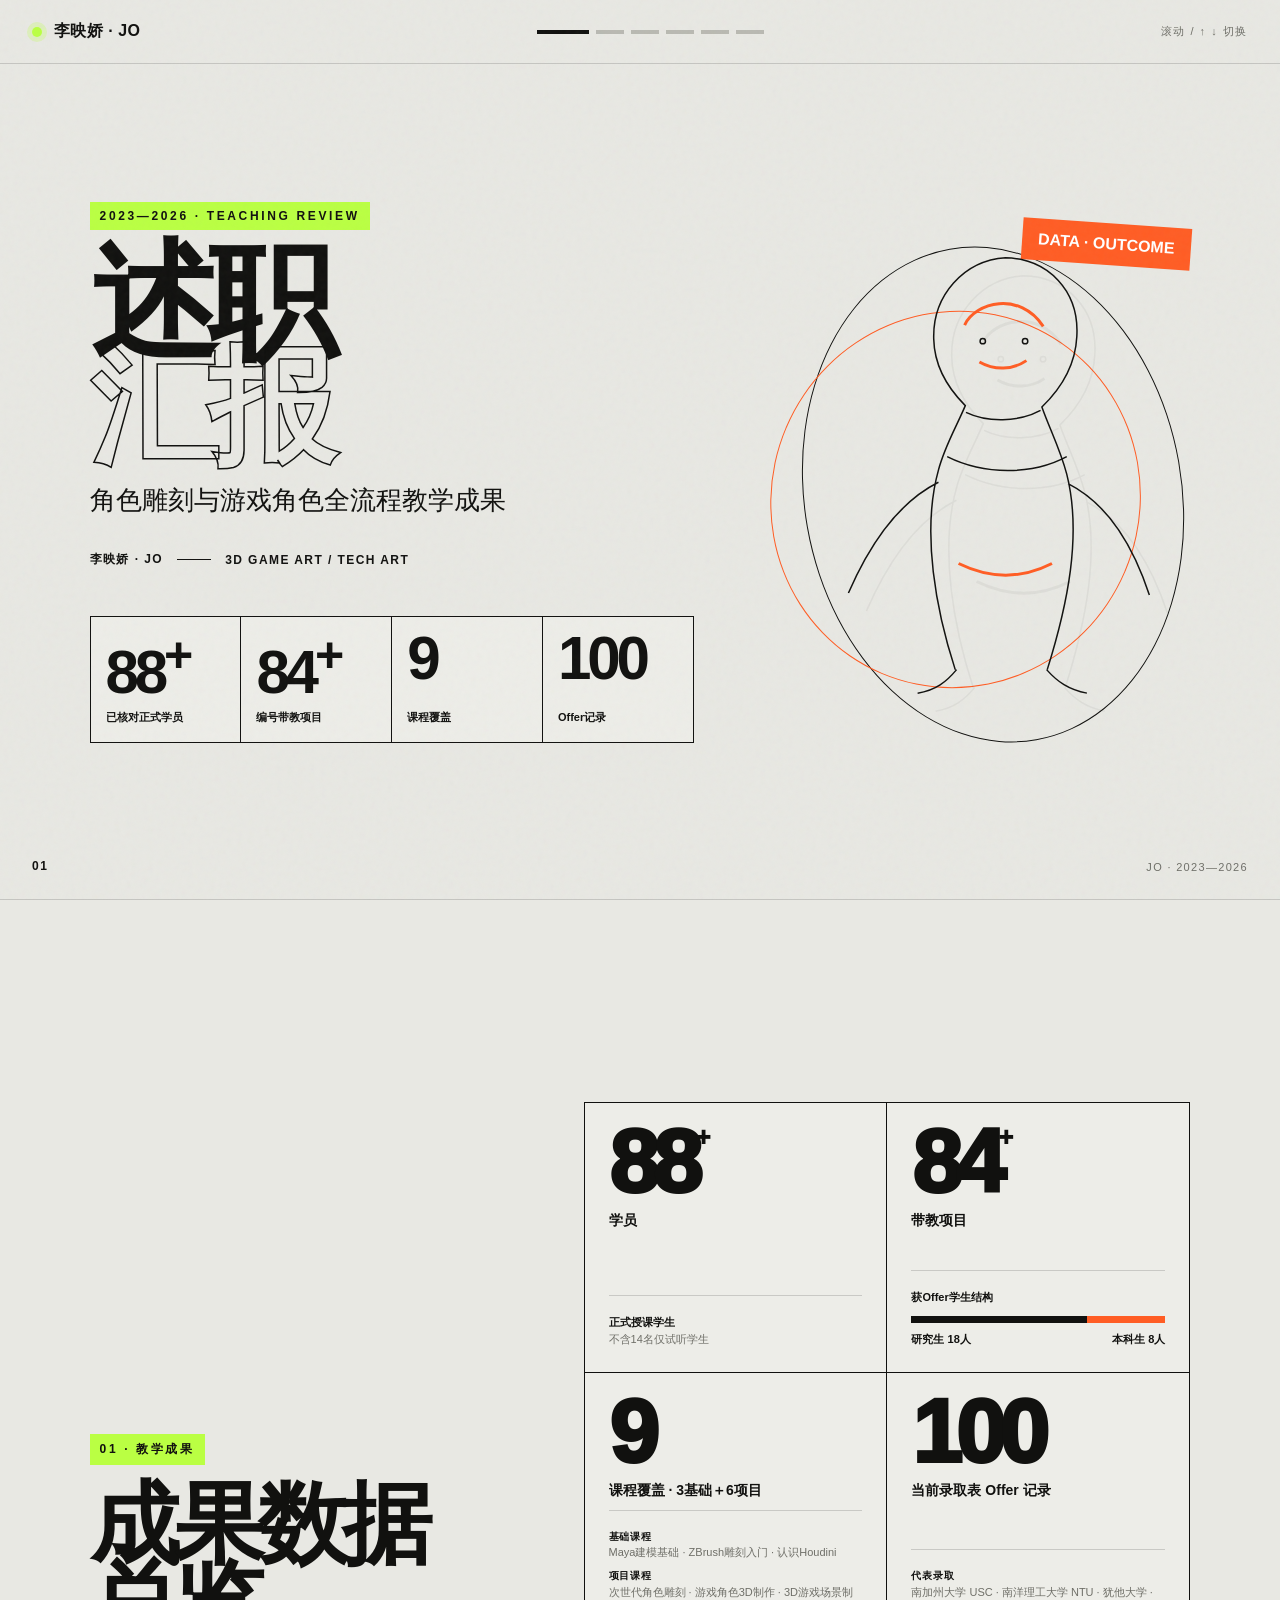
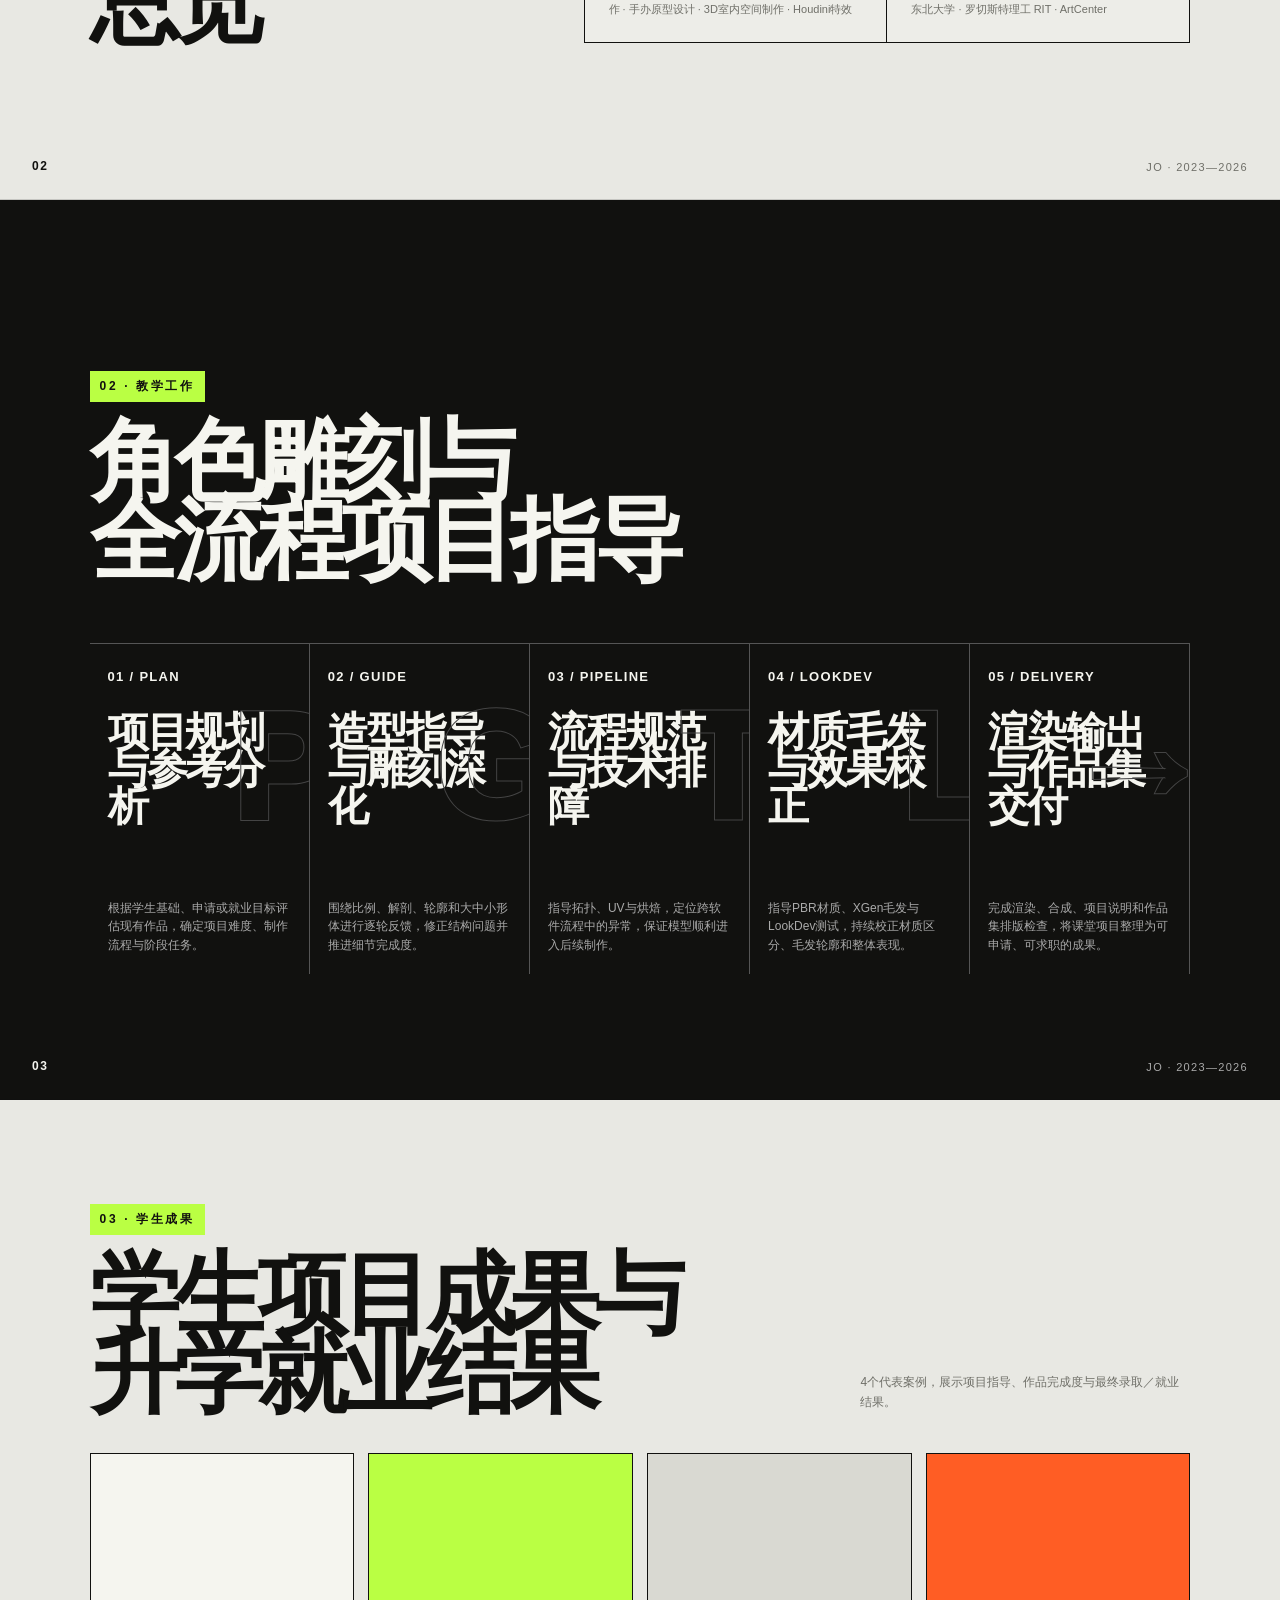
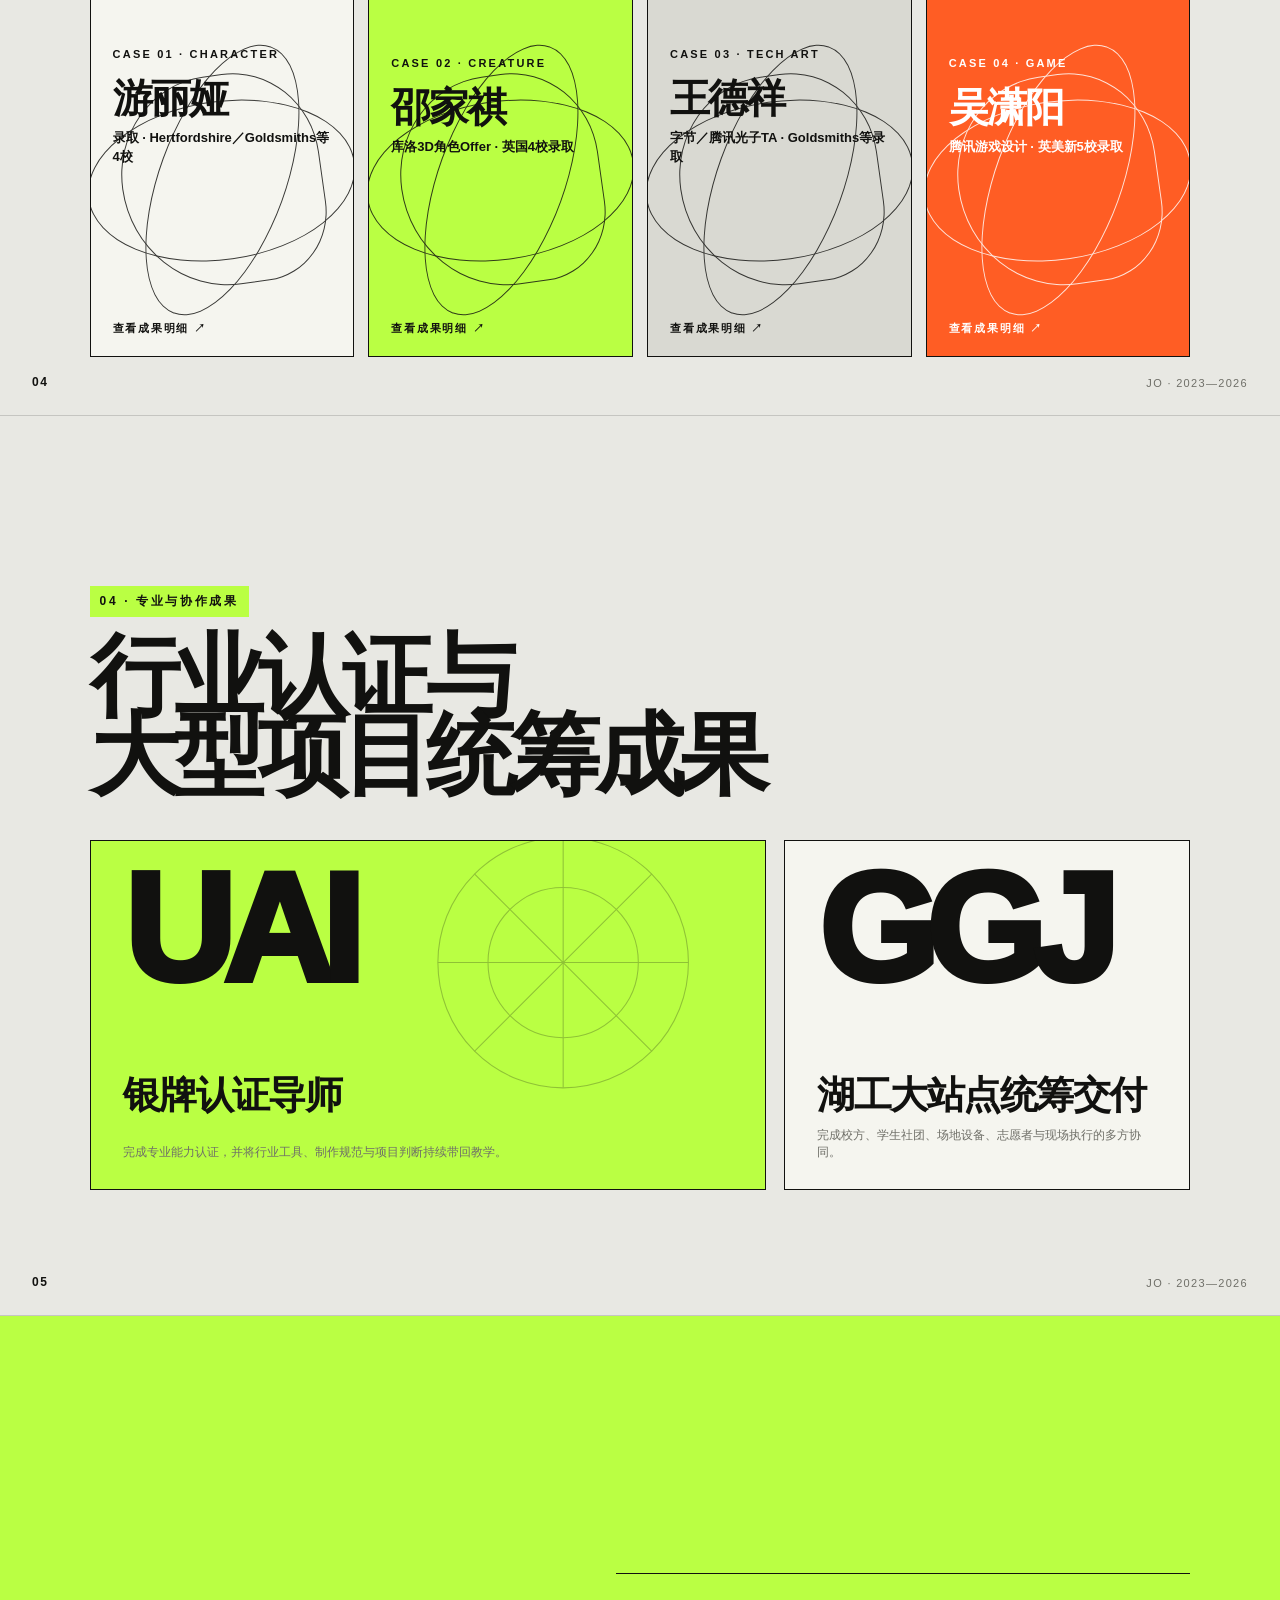
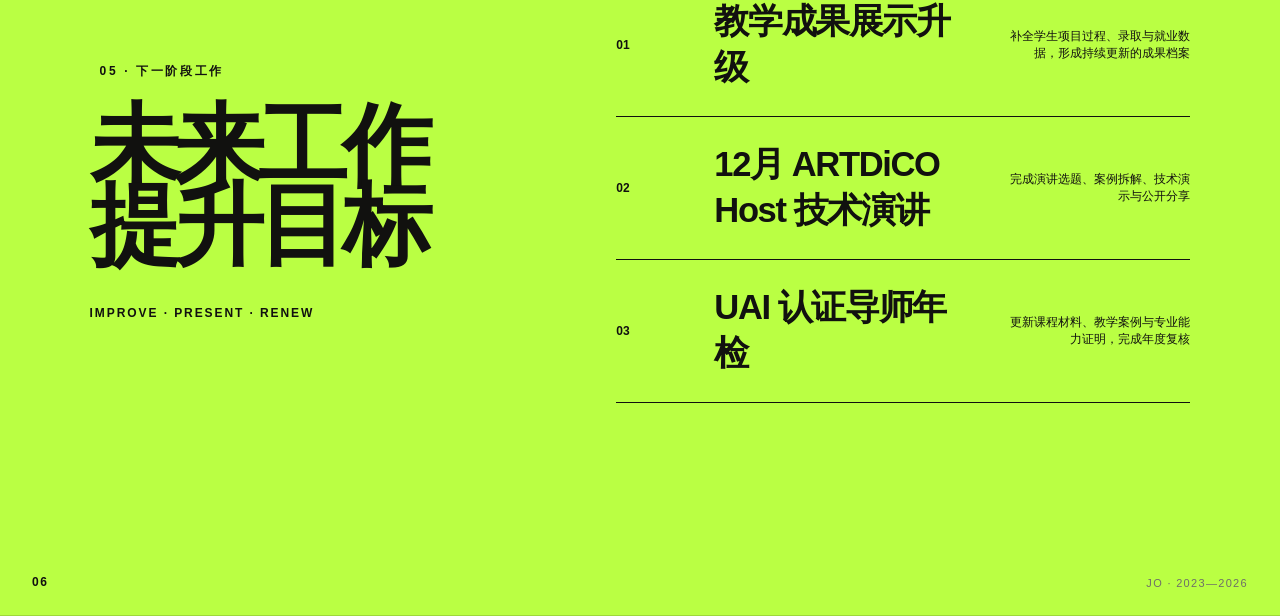
<file: index.html>
<!doctype html>
<html lang="zh-CN">
<head>
  <meta charset="utf-8" />
  <meta name="viewport" content="width=device-width,initial-scale=1" />
  <meta name="theme-color" content="#e8e8e3" />
  <title>李映娇｜教学与交付述职</title>
  <meta name="description" content="角色雕刻与全流程教学成果 · 2023—2026" />
  <style>
    :root{--bg:#e8e8e3;--ink:#11110f;--muted:#6f6f68;--acid:#baff43;--orange:#ff5d24;--paper:#f5f5ef;--line:rgba(17,17,15,.16)}
    *{box-sizing:border-box}html{scroll-behavior:smooth;scroll-snap-type:y mandatory;background:var(--bg)}
    body{margin:0;color:var(--ink);background:var(--bg);font-family:"Arial Narrow","PingFang SC","Microsoft YaHei",Arial,sans-serif;overflow-x:hidden}
    button,a{font:inherit;color:inherit}button{cursor:pointer}.grain{position:fixed;inset:0;pointer-events:none;z-index:99;opacity:.065;background-image:url("data:image/svg+xml,%3Csvg viewBox='0 0 180 180' xmlns='http://www.w3.org/2000/svg'%3E%3Cfilter id='n'%3E%3CfeTurbulence type='fractalNoise' baseFrequency='.9' numOctaves='4' stitchTiles='stitch'/%3E%3C/filter%3E%3Crect width='100%25' height='100%25' filter='url(%23n)' opacity='.55'/%3E%3C/svg%3E")}
    .topbar{position:fixed;z-index:50;top:0;left:0;right:0;height:64px;display:flex;align-items:center;justify-content:space-between;padding:0 32px;border-bottom:1px solid var(--line);background:rgba(232,232,227,.78);backdrop-filter:blur(14px)}
    .brand{display:flex;gap:12px;align-items:center;font-weight:800;letter-spacing:.03em}.brand i{width:10px;height:10px;border-radius:50%;background:var(--acid);box-shadow:0 0 0 5px rgba(186,255,67,.25)}
    .progress{display:flex;gap:7px}.progress a{display:block;width:28px;height:4px;background:#b9b9b2;transition:.35s}.progress a.active{width:52px;background:var(--ink)}
    .hint{font-size:11px;text-transform:uppercase;letter-spacing:.14em;color:var(--muted)}
    main{counter-reset:slide}.slide{min-height:100vh;scroll-snap-align:start;position:relative;padding:104px 7vw 58px;display:grid;align-content:center;overflow:hidden;border-bottom:1px solid var(--line);counter-increment:slide}
    .slide::before{content:"0" counter(slide);position:absolute;left:32px;bottom:26px;font-size:12px;font-weight:800;letter-spacing:.12em}.slide::after{content:"JO · 2023—2026";position:absolute;right:32px;bottom:26px;font-size:11px;letter-spacing:.12em;color:var(--muted)}
    .eyebrow{font-size:12px;font-weight:800;letter-spacing:.22em;text-transform:uppercase;margin-bottom:20px}.eyebrow span{display:inline-block;background:var(--acid);padding:7px 10px}
    h1,h2,h3,p{margin:0}.display{font-size:clamp(58px,10vw,155px);line-height:.82;letter-spacing:-.075em;font-weight:900}.display .outline{color:transparent;-webkit-text-stroke:1.5px var(--ink)}
    .lead{font-size:clamp(18px,2vw,30px);line-height:1.25;max-width:760px}.tiny{font-size:12px;line-height:1.65;color:var(--muted)}
    .hero{grid-template-columns:1.18fr .82fr;gap:6vw}.hero-copy{z-index:2}.hero-copy .lead{margin:26px 0 34px;max-width:610px}.cover-meta{display:flex;align-items:center;gap:14px;font-size:12px;font-weight:800;letter-spacing:.12em;text-transform:uppercase}.cover-meta i{width:34px;height:1px;background:var(--ink)}.cover-metrics{display:grid;grid-template-columns:repeat(4,minmax(108px,1fr));margin-top:48px;border-top:1px solid var(--ink);border-left:1px solid var(--ink);max-width:760px}.cover-metric{min-height:126px;padding:18px 15px;border-right:1px solid var(--ink);border-bottom:1px solid var(--ink);display:flex;flex-direction:column;justify-content:space-between;background:rgba(245,245,239,.38)}.cover-metric strong{font-size:clamp(38px,4.7vw,72px);line-height:.8;letter-spacing:-.07em}.cover-metric span{font-size:11px;font-weight:800;line-height:1.35}.chips{display:flex;flex-wrap:wrap;gap:8px}.chip{border:1px solid var(--ink);padding:8px 12px;border-radius:999px;font-size:12px;font-weight:700;background:rgba(245,245,239,.52)}
    .hero-art{position:relative;min-height:60vh}.orbit{position:absolute;border:1px solid var(--ink);border-radius:50%;inset:8% 2% 0 8%;transform:rotate(-10deg)}.orbit.two{inset:20% 12% 10% 0;transform:rotate(23deg);border-color:var(--orange)}
    .figure{position:absolute;inset:-2% 0 -5% 5%;width:96%;height:105%;filter:drop-shadow(18px 18px 0 rgba(17,17,15,.05))}.figure path,.figure circle{fill:none;stroke:var(--ink);stroke-width:1.5;vector-effect:non-scaling-stroke}.figure .accent{stroke:var(--orange);stroke-width:3}.hero-tag{position:absolute;right:0;top:4%;background:var(--orange);color:#fff;padding:12px 16px;font-weight:900;transform:rotate(4deg)}
    .stats-wrap{display:grid;grid-template-columns:1fr 1.55fr;gap:8vw;align-items:end}.section-title{font-size:clamp(45px,7vw,108px);line-height:.88;letter-spacing:-.065em;font-weight:900}.stats{display:grid;grid-template-columns:repeat(2,1fr);border-top:1px solid var(--ink);border-left:1px solid var(--ink)}.stat{min-height:190px;padding:24px;border-right:1px solid var(--ink);border-bottom:1px solid var(--ink);display:flex;flex-direction:column;justify-content:space-between;background:rgba(245,245,239,.35);transition:.3s}.stat:hover{background:var(--acid);transform:translate(-5px,-5px);box-shadow:5px 5px 0 var(--ink)}.num{font-size:clamp(56px,7vw,104px);font-weight:950;line-height:.8;letter-spacing:-.07em}.num sup{font-size:.28em;vertical-align:top}.label{font-size:14px;font-weight:800}.scope{position:absolute;left:7vw;bottom:55px;max-width:430px}
    .stat{min-height:270px;justify-content:flex-start}.label{margin-top:13px}.stat-detail{margin-top:auto;padding-top:18px;border-top:1px solid var(--line);font-size:11px;line-height:1.55;color:var(--muted)}.stat-detail b{color:var(--ink)}.split-bar{display:grid;grid-template-columns:18fr 8fr;height:7px;margin:10px 0 8px;background:#c8c8c0}.split-bar i:first-child{background:var(--ink)}.split-bar i:last-child{background:var(--orange)}.stat-pair{display:flex;justify-content:space-between;gap:12px;color:var(--ink);font-weight:800}.course-lines,.school-lines{display:grid;gap:7px}.course-lines b,.school-lines b{display:block;font-size:10px;letter-spacing:.08em;text-transform:uppercase}
    .pipeline{background:var(--ink);color:var(--paper)}.pipeline::after,.pipeline .tiny{color:#aaa}.pipeline .eyebrow span{color:var(--ink)}.stages{display:grid;grid-template-columns:repeat(5,1fr);margin-top:64px;border-top:1px solid #555}.stage{position:relative;min-height:330px;padding:25px 18px;border-right:1px solid #555;overflow:hidden}.stage b{display:block;font-size:13px;letter-spacing:.1em}.stage strong{display:block;font-size:clamp(30px,3.2vw,54px);line-height:.9;margin-top:30px;letter-spacing:-.05em}.stage p{position:absolute;left:18px;right:18px;bottom:20px;font-size:12px;line-height:1.55;color:#aaa}.stage i{position:absolute;right:-22px;top:64px;font-size:150px;font-style:normal;font-weight:950;color:transparent;-webkit-text-stroke:1px #444;line-height:.8}.stage:hover i{color:var(--acid);-webkit-text-stroke:0}.stage:hover p{color:#fff}
    .cases-head{display:flex;align-items:end;justify-content:space-between;gap:30px;margin-bottom:40px}.cases-head .tiny{max-width:330px}.case-grid{display:grid;grid-template-columns:repeat(4,1fr);gap:14px}.case{position:relative;min-height:56vh;padding:22px;border:1px solid var(--ink);background:var(--paper);text-align:left;overflow:hidden;transition:.35s}.case:hover{transform:translateY(-12px);box-shadow:0 12px 0 var(--ink)}.case:nth-child(2){background:var(--acid)}.case:nth-child(3){background:#d9d9d2}.case:nth-child(4){background:var(--orange);color:#fff}.case .index{font-size:11px;font-weight:900;letter-spacing:.2em}.case h3{font-size:clamp(29px,3.1vw,48px);line-height:.95;letter-spacing:-.05em;margin-top:18px}.case .result{font-size:13px;font-weight:800;margin-top:12px;line-height:1.4}.case .visual{position:absolute;left:12%;right:12%;bottom:70px;height:42%;border:1px solid currentColor;border-radius:50% 45% 35% 55%;transform:rotate(-8deg);opacity:.82}.case .visual::before,.case .visual::after{content:"";position:absolute;border:1px solid currentColor;border-radius:50%}.case .visual::before{inset:12% -18%}.case .visual::after{inset:-18% 18%;transform:rotate(28deg)}.case .open{position:absolute;left:22px;bottom:20px;font-size:11px;text-transform:uppercase;letter-spacing:.16em;font-weight:900}.case .open::after{content:" ↗"}
    .cred-grid{display:grid;grid-template-columns:1.25fr .75fr;gap:18px;margin-top:45px}.cred{border:1px solid var(--ink);min-height:350px;padding:32px;position:relative;overflow:hidden}.cred:first-child{background:var(--acid)}.cred:last-child{background:var(--paper)}.cred .mega{font-size:clamp(72px,12vw,190px);font-weight:950;line-height:.75;letter-spacing:-.08em}.cred h3{position:absolute;left:32px;bottom:68px;font-size:clamp(25px,3vw,46px);letter-spacing:-.04em}.cred p{position:absolute;left:32px;right:32px;bottom:28px;font-size:12px;color:var(--muted)}.cred svg{position:absolute;right:-5%;top:-10%;width:70%;height:90%;opacity:.25}
    .next{background:var(--acid)}.next-grid{display:grid;grid-template-columns:.85fr 1.15fr;gap:8vw;align-items:center}.goals{border-top:1px solid var(--ink)}.goal{display:grid;grid-template-columns:76px 1fr auto;align-items:center;gap:22px;padding:25px 0;border-bottom:1px solid var(--ink);transition:.25s}.goal:hover{padding-left:16px;background:rgba(255,255,255,.25)}.goal em{font-size:12px;font-style:normal;font-weight:900}.goal strong{font-size:clamp(22px,2.7vw,40px);letter-spacing:-.04em}.goal span{font-size:12px;max-width:190px;text-align:right}.closing{margin-top:42px;font-size:12px;font-weight:800;letter-spacing:.16em;text-transform:uppercase}
    .modal{position:fixed;inset:0;z-index:80;background:rgba(17,17,15,.72);display:none;place-items:center;padding:28px}.modal.open{display:grid}.modal-card{width:min(900px,100%);max-height:84vh;overflow:auto;background:var(--paper);border:1px solid #fff;padding:clamp(28px,5vw,64px);position:relative}.close{position:absolute;right:18px;top:18px;border:1px solid var(--ink);background:transparent;width:38px;height:38px}.modal-card h3{font-size:clamp(44px,7vw,92px);letter-spacing:-.07em;line-height:.85}.modal-kicker{font-size:12px;font-weight:900;letter-spacing:.18em;margin-bottom:18px}.modal-grid{display:grid;grid-template-columns:repeat(3,1fr);gap:1px;background:var(--ink);border:1px solid var(--ink);margin-top:40px}.modal-grid div{background:var(--paper);padding:20px;min-height:150px}.modal-grid b{font-size:11px;letter-spacing:.15em}.modal-grid p{font-size:15px;line-height:1.55;margin-top:16px}.modal-result{margin-top:26px;font-size:clamp(22px,3vw,38px);font-weight:900;line-height:1.15}
    .reveal{opacity:0;transform:translateY(35px);transition:.75s cubic-bezier(.2,.8,.2,1)}.visible .reveal{opacity:1;transform:none}.visible .reveal:nth-child(2){transition-delay:.08s}.visible .reveal:nth-child(3){transition-delay:.16s}
    @media(max-width:900px){.topbar{padding:0 18px}.hint{display:none}.slide{padding:92px 22px 54px;min-height:auto;scroll-snap-align:none}.hero,.stats-wrap,.next-grid{grid-template-columns:1fr}.hero-art{min-height:44vh}.cover-metrics{grid-template-columns:repeat(2,1fr)}.scope{position:static;margin-top:25px}.stats{margin-top:30px}.stages{grid-template-columns:1fr}.stage{min-height:210px;border-bottom:1px solid #555}.case-grid{grid-template-columns:1fr 1fr}.case{min-height:430px}.cred-grid{grid-template-columns:1fr}.modal-grid{grid-template-columns:1fr}.goal{grid-template-columns:46px 1fr}.goal span{display:none}}
    @media(max-width:560px){.display{font-size:58px}.cover-metrics{grid-template-columns:1fr 1fr}.cover-metric{min-height:108px}.stats{grid-template-columns:1fr}.case-grid{grid-template-columns:1fr}.case{min-height:72vh}.progress a{width:12px}.progress a.active{width:24px}}
    @media(prefers-reduced-motion:reduce){*{scroll-behavior:auto!important;transition:none!important}}
  </style>
</head>
<body>
  <div class="grain"></div>
  <header class="topbar"><div class="brand"><i></i>李映娇 · JO</div><nav class="progress" aria-label="章节导航"></nav><div class="hint">滚动 / ↑ ↓ 切换</div></header>
  <main>
    <section class="slide hero" id="s1">
      <div class="hero-copy"><div class="eyebrow reveal"><span>2023—2026 · Teaching Review</span></div><h1 class="display reveal">述职<br><span class="outline">汇报</span></h1><p class="lead reveal">角色雕刻与游戏角色全流程教学成果</p><div class="cover-meta reveal"><span>李映娇 · JO</span><i></i><span>3D GAME ART / TECH ART</span></div><div class="cover-metrics reveal"><div class="cover-metric"><strong>88<sup>+</sup></strong><span>已核对正式学员</span></div><div class="cover-metric"><strong>84<sup>+</sup></strong><span>编号带教项目</span></div><div class="cover-metric"><strong>9</strong><span>课程覆盖</span></div><div class="cover-metric"><strong>100</strong><span>Offer记录</span></div></div></div>
      <div class="hero-art reveal" aria-hidden="true"><div class="orbit"></div><div class="orbit two"></div><div class="hero-tag">DATA · OUTCOME</div><svg class="figure" viewBox="0 0 600 760"><path d="M318 56c-62 4-109 56-107 121 1 43 23 75 47 99-13 31-31 61-40 96-26 93-3 211 25 297m74-613c65 1 111 50 107 117-2 42-24 78-52 105 12 34 27 62 37 100 23 91 1 195-29 291M259 286c31 15 78 15 111-3M231 352c56 28 128 27 178 0M218 390c-58 29-101 89-134 165M411 392c61 31 97 93 121 166M245 669c-15 18-31 31-58 35M379 669c16 18 33 30 60 35"/><path class="accent" d="M257 156c16-34 82-51 117 2M279 211c23 13 49 12 70-2M248 511c45 22 90 25 139 0"/><circle cx="284" cy="180" r="4"/><circle cx="347" cy="180" r="4"/></svg></div>
    </section>
    <section class="slide" id="s2"><div class="stats-wrap"><div><div class="eyebrow reveal"><span>01 · 教学成果</span></div><h2 class="section-title reveal">成果数据<br>总览</h2></div><div class="stats reveal"><article class="stat"><div class="num" data-count="88">0<sup>+</sup></div><div class="label">学员</div><div class="stat-detail"><b>正式授课学生</b><br>不含14名仅试听学生</div></article><article class="stat"><div class="num" data-count="84">0<sup>+</sup></div><div class="label">带教项目</div><div class="stat-detail"><b>获Offer学生结构</b><div class="split-bar" aria-hidden="true"><i></i><i></i></div><div class="stat-pair"><span>研究生 18人</span><span>本科生 8人</span></div></div></article><article class="stat"><div class="num" data-count="9">0</div><div class="label">课程覆盖 · 3基础＋6项目</div><div class="stat-detail course-lines"><div><b>基础课程</b>Maya建模基础 · ZBrush雕刻入门 · 认识Houdini</div><div><b>项目课程</b>次世代角色雕刻 · 游戏角色3D制作 · 3D游戏场景制作 · 手办原型设计 · 3D室内空间制作 · Houdini特效</div></div></article><article class="stat"><div class="num" data-count="100">0</div><div class="label">当前录取表 Offer 记录</div><div class="stat-detail school-lines"><div><b>代表录取</b>南加州大学 USC · 南洋理工大学 NTU · 犹他大学 · 东北大学 · 罗切斯特理工 RIT · ArtCenter</div></div></article></div></div></section>
    <section class="slide pipeline" id="s3"><div class="eyebrow reveal"><span>02 · 教学工作</span></div><h2 class="section-title reveal">角色雕刻与<br>全流程项目指导</h2><div class="stages reveal"><div class="stage"><b>01 / PLAN</b><strong>项目规划<br>与参考分析</strong><i>P</i><p>根据学生基础、申请或就业目标评估现有作品，确定项目难度、制作流程与阶段任务。</p></div><div class="stage"><b>02 / GUIDE</b><strong>造型指导<br>与雕刻深化</strong><i>G</i><p>围绕比例、解剖、轮廓和大中小形体进行逐轮反馈，修正结构问题并推进细节完成度。</p></div><div class="stage"><b>03 / PIPELINE</b><strong>流程规范<br>与技术排障</strong><i>T</i><p>指导拓扑、UV与烘焙，定位跨软件流程中的异常，保证模型顺利进入后续制作。</p></div><div class="stage"><b>04 / LOOKDEV</b><strong>材质毛发<br>与效果校正</strong><i>L</i><p>指导PBR材质、XGen毛发与LookDev测试，持续校正材质区分、毛发轮廓和整体表现。</p></div><div class="stage"><b>05 / DELIVERY</b><strong>渲染输出<br>与作品集交付</strong><i>→</i><p>完成渲染、合成、项目说明和作品集排版检查，将课堂项目整理为可申请、可求职的成果。</p></div></div></section>
    <section class="slide" id="s4"><div class="cases-head"><div><div class="eyebrow reveal"><span>03 · 学生成果</span></div><h2 class="section-title reveal">学生项目成果与<br>升学就业结果</h2></div><p class="tiny reveal">4个代表案例，展示项目指导、作品完成度与最终录取／就业结果。</p></div><div class="case-grid reveal">
      <button class="case" data-case="liya"><span class="index">CASE 01 · CHARACTER</span><h3>游丽娅</h3><p class="result">录取 · Hertfordshire／Goldsmiths等4校</p><div class="visual"></div><span class="open">查看成果明细</span></button>
      <button class="case" data-case="shao"><span class="index">CASE 02 · CREATURE</span><h3>邵家祺</h3><p class="result">库洛3D角色Offer · 英国4校录取</p><div class="visual"></div><span class="open">查看成果明细</span></button>
      <button class="case" data-case="wang"><span class="index">CASE 03 · TECH ART</span><h3>王德祥</h3><p class="result">字节／腾讯光子TA · Goldsmiths等录取</p><div class="visual"></div><span class="open">查看成果明细</span></button>
      <button class="case" data-case="wu"><span class="index">CASE 04 · GAME</span><h3>吴潇阳</h3><p class="result">腾讯游戏设计 · 英美新5校录取</p><div class="visual"></div><span class="open">查看成果明细</span></button>
    </div></section>
    <section class="slide" id="s5"><div class="eyebrow reveal"><span>04 · 专业与协作成果</span></div><h2 class="section-title reveal">行业认证与<br>大型项目统筹成果</h2><div class="cred-grid reveal"><article class="cred"><div class="mega">UAI</div><h3>银牌认证导师</h3><p>完成专业能力认证，并将行业工具、制作规范与项目判断持续带回教学。</p><svg viewBox="0 0 300 300" aria-hidden="true"><circle cx="150" cy="150" r="120" fill="none" stroke="currentColor"/><circle cx="150" cy="150" r="72" fill="none" stroke="currentColor"/><path d="M30 150h240M150 30v240M65 65l170 170M235 65L65 235" stroke="currentColor"/></svg></article><article class="cred"><div class="mega">GGJ</div><h3>湖工大站点统筹交付</h3><p>完成校方、学生社团、场地设备、志愿者与现场执行的多方协同。</p></article></div></section>
    <section class="slide next" id="s6"><div class="next-grid"><div><div class="eyebrow reveal"><span>05 · 下一阶段工作</span></div><h2 class="section-title reveal">未来工作<br>提升目标</h2><p class="closing reveal">IMPROVE · PRESENT · RENEW</p></div><div class="goals reveal"><div class="goal"><em>01</em><strong>教学成果展示升级</strong><span>补全学生项目过程、录取与就业数据，形成持续更新的成果档案</span></div><div class="goal"><em>02</em><strong>12月 ARTDiCO Host 技术演讲</strong><span>完成演讲选题、案例拆解、技术演示与公开分享</span></div><div class="goal"><em>03</em><strong>UAI 认证导师年检</strong><span>更新课程材料、教学案例与专业能力证明，完成年度复核</span></div></div></div></section>
  </main>
  <div class="modal" role="dialog" aria-modal="true" aria-labelledby="modal-title"><div class="modal-card"><button class="close" aria-label="关闭">×</button><div id="modal-content"></div></div></div>
  <script>
    const cases={
      liya:{k:"CASE 01 · CHARACTER",n:"游丽娅",t:"游戏美术作品集与升学成果",a:"艺术设计背景转向游戏美术，需要补齐三维基础、角色／场景项目制作与作品集表达。",b:"围绕大形、硬表面、拓扑UV、PBR材质、XGen毛发与LookDev逐段推进，并按申请方向整理作品集。",c:"录取结果：University of Hertfordshire（MA Concept Art）、Goldsmiths（MA Computer Games: Art & Design）、Escape Studios（MA Game Art）、Teesside University（Concept Art）。"},
      shao:{k:"CASE 02 · CREATURE",n:"邵家祺",t:"生物高模训练与就业成果",a:"从零三维基础起步，需要建立生物高模、商业角色资产与3D打印的完整制作流程。",b:"从大形、细节层级与高模推进，到Decimation、分件、插销定位和打印后处理，完成商业项目标准训练。",c:"就业结果：获得库洛游戏“初级三维艺术家”Offer，岗位方向为3D角色，案例材料标注薪资区间15K–20K。录取结果：University of Hertfordshire、Goldsmiths、Escape Studios、Teesside University。"},
      wang:{k:"CASE 03 · TECH ART",n:"王德祥",t:"TA项目训练与实习录取成果",a:"景观建筑背景跨方向转型，需要补足技术美术项目深度、工具链与技术表达。",b:"拆解Houdini节点、属性与数据流，围绕真实项目排错，并重组作品集中的技术展示逻辑。",c:"实习／项目结果：字节跳动技术类 AI-PCG 实习生（UGC-Game）、腾讯光子 OpenLight 创造营技术美术方向；录取结果包括 Goldsmiths、Escape Studios、Nanyang Technological University、Abertay University、The University of Utah、University of Central Florida。"},
      wu:{k:"CASE 04 · GAME",n:"吴潇阳",t:"游戏设计项目与升学就业成果",a:"工业设计背景转向游戏方向，需要将产品设计思维转化为可落地、可展示的游戏项目能力。",b:"围绕Unity功能、交互逻辑、数据管理、IK动画、Shader与测试反馈推进多款交互项目。",c:"就业结果：腾讯录用，岗位方向为游戏设计／交互项目；录取结果包括 Escape Studios、Nanyang Technological University、Abertay University、The University of Utah、University of Central Florida。"}
    };
    const slides=[...document.querySelectorAll('.slide')],nav=document.querySelector('.progress');
    slides.forEach((s,i)=>{const a=document.createElement('a');a.href='#'+s.id;a.setAttribute('aria-label','前往第'+(i+1)+'屏');nav.appendChild(a)});
    const dots=[...nav.children];
    const io=new IntersectionObserver(es=>es.forEach(e=>{if(e.isIntersecting){e.target.classList.add('visible');const i=slides.indexOf(e.target);dots.forEach((d,j)=>d.classList.toggle('active',i===j));if(e.target.id==='s2')runCounts()}}),{threshold:.55});slides.forEach(s=>io.observe(s));
    let counted=false;function runCounts(){if(counted)return;counted=true;document.querySelectorAll('[data-count]').forEach(el=>{const end=+el.dataset.count,start=performance.now();function tick(t){const p=Math.min(1,(t-start)/900),v=Math.round(end*(1-Math.pow(1-p,3)));el.firstChild.nodeValue=v;if(p<1)requestAnimationFrame(tick)}requestAnimationFrame(tick)})}
    const modal=document.querySelector('.modal'),content=document.querySelector('#modal-content');
    document.querySelectorAll('[data-case]').forEach(b=>b.addEventListener('click',()=>{const d=cases[b.dataset.case];content.innerHTML=`<div class="modal-kicker">${d.k}</div><h3 id="modal-title">${d.n}</h3><div class="modal-result">${d.t}</div><div class="modal-grid"><div><b>起点 / START</b><p>${d.a}</p></div><div><b>关键指导 / ACTION</b><p>${d.b}</p></div><div><b>结果 / OUTCOME</b><p>${d.c}</p></div></div>`;modal.classList.add('open');document.body.style.overflow='hidden'}));
    function close(){modal.classList.remove('open');document.body.style.overflow=''}document.querySelector('.close').onclick=close;modal.addEventListener('click',e=>{if(e.target===modal)close()});
    addEventListener('keydown',e=>{if(e.key==='Escape')close();if(modal.classList.contains('open'))return;const current=dots.findIndex(x=>x.classList.contains('active'));if(e.key==='ArrowDown'||e.key==='PageDown'){e.preventDefault();slides[Math.min(slides.length-1,current+1)].scrollIntoView()}if(e.key==='ArrowUp'||e.key==='PageUp'){e.preventDefault();slides[Math.max(0,current-1)].scrollIntoView()}});
    slides[0].classList.add('visible');dots[0].classList.add('active');
  </script>
</body>
</html>
</file>
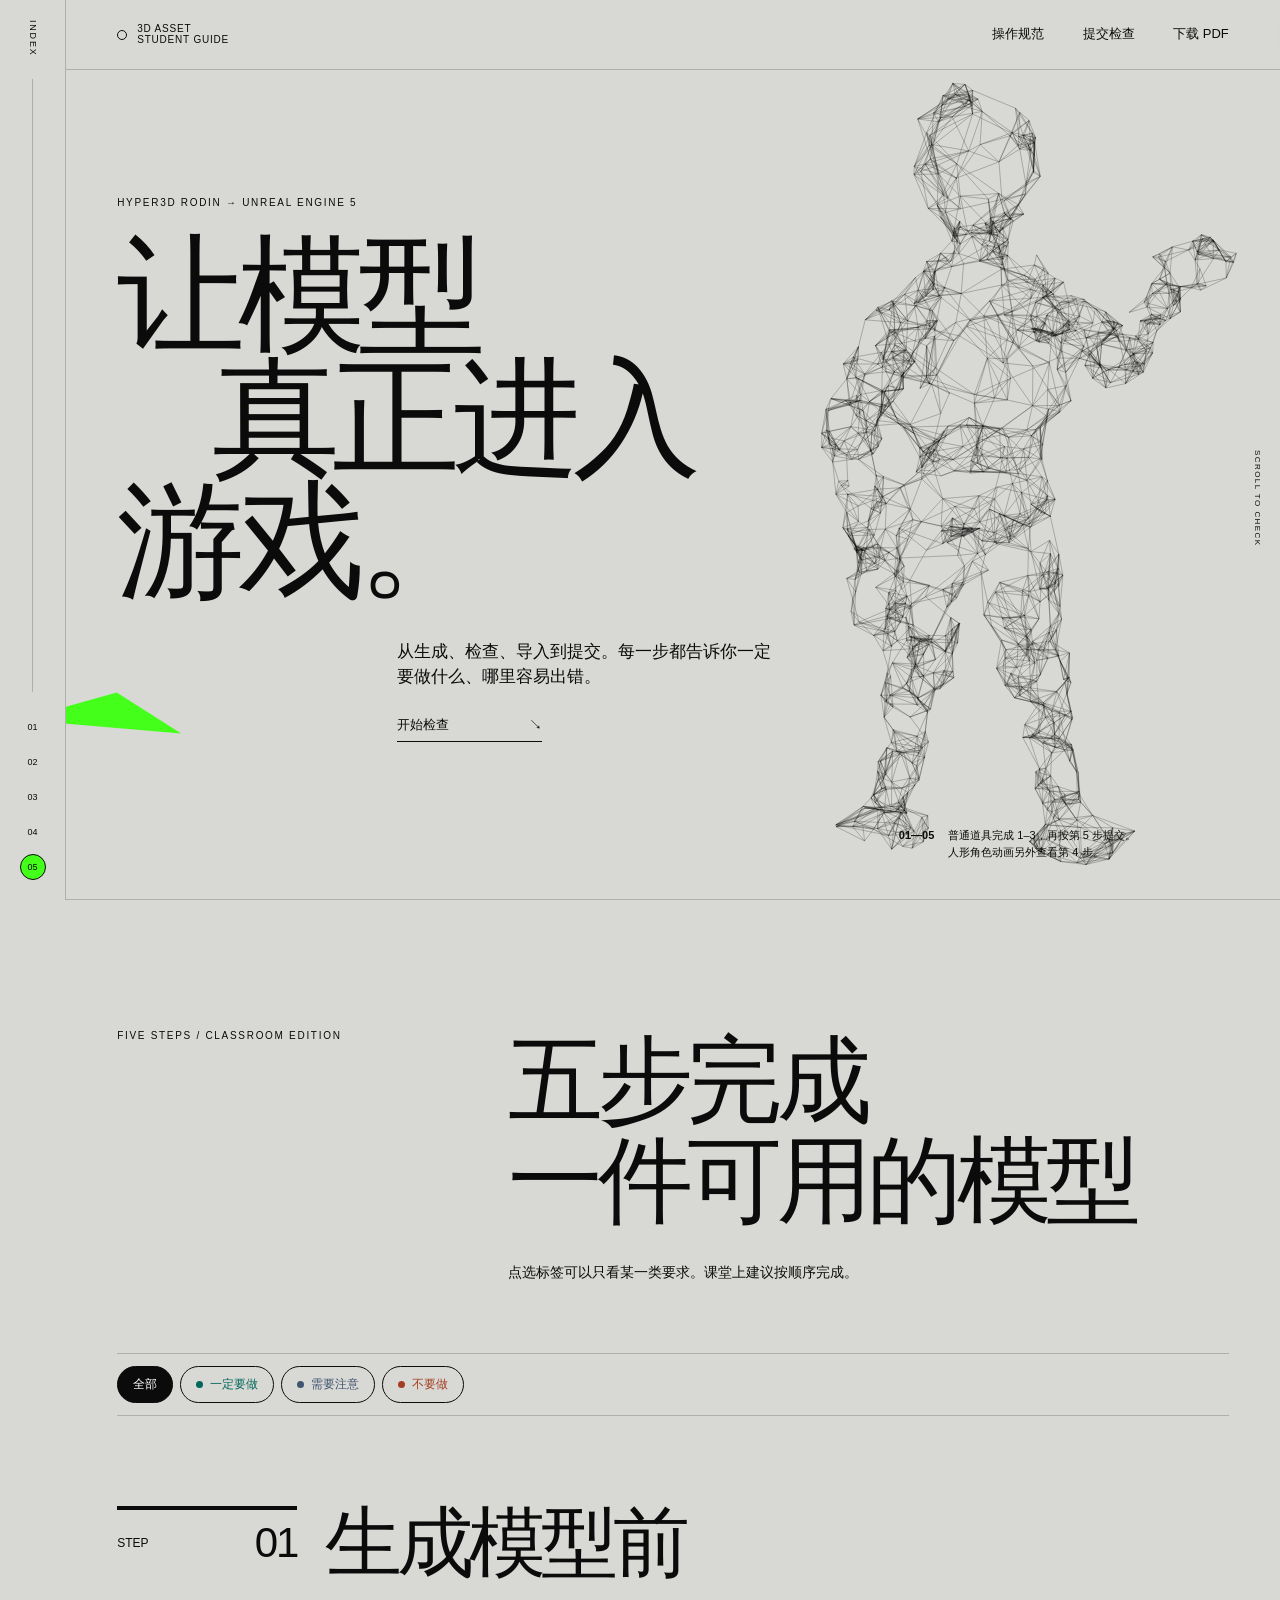
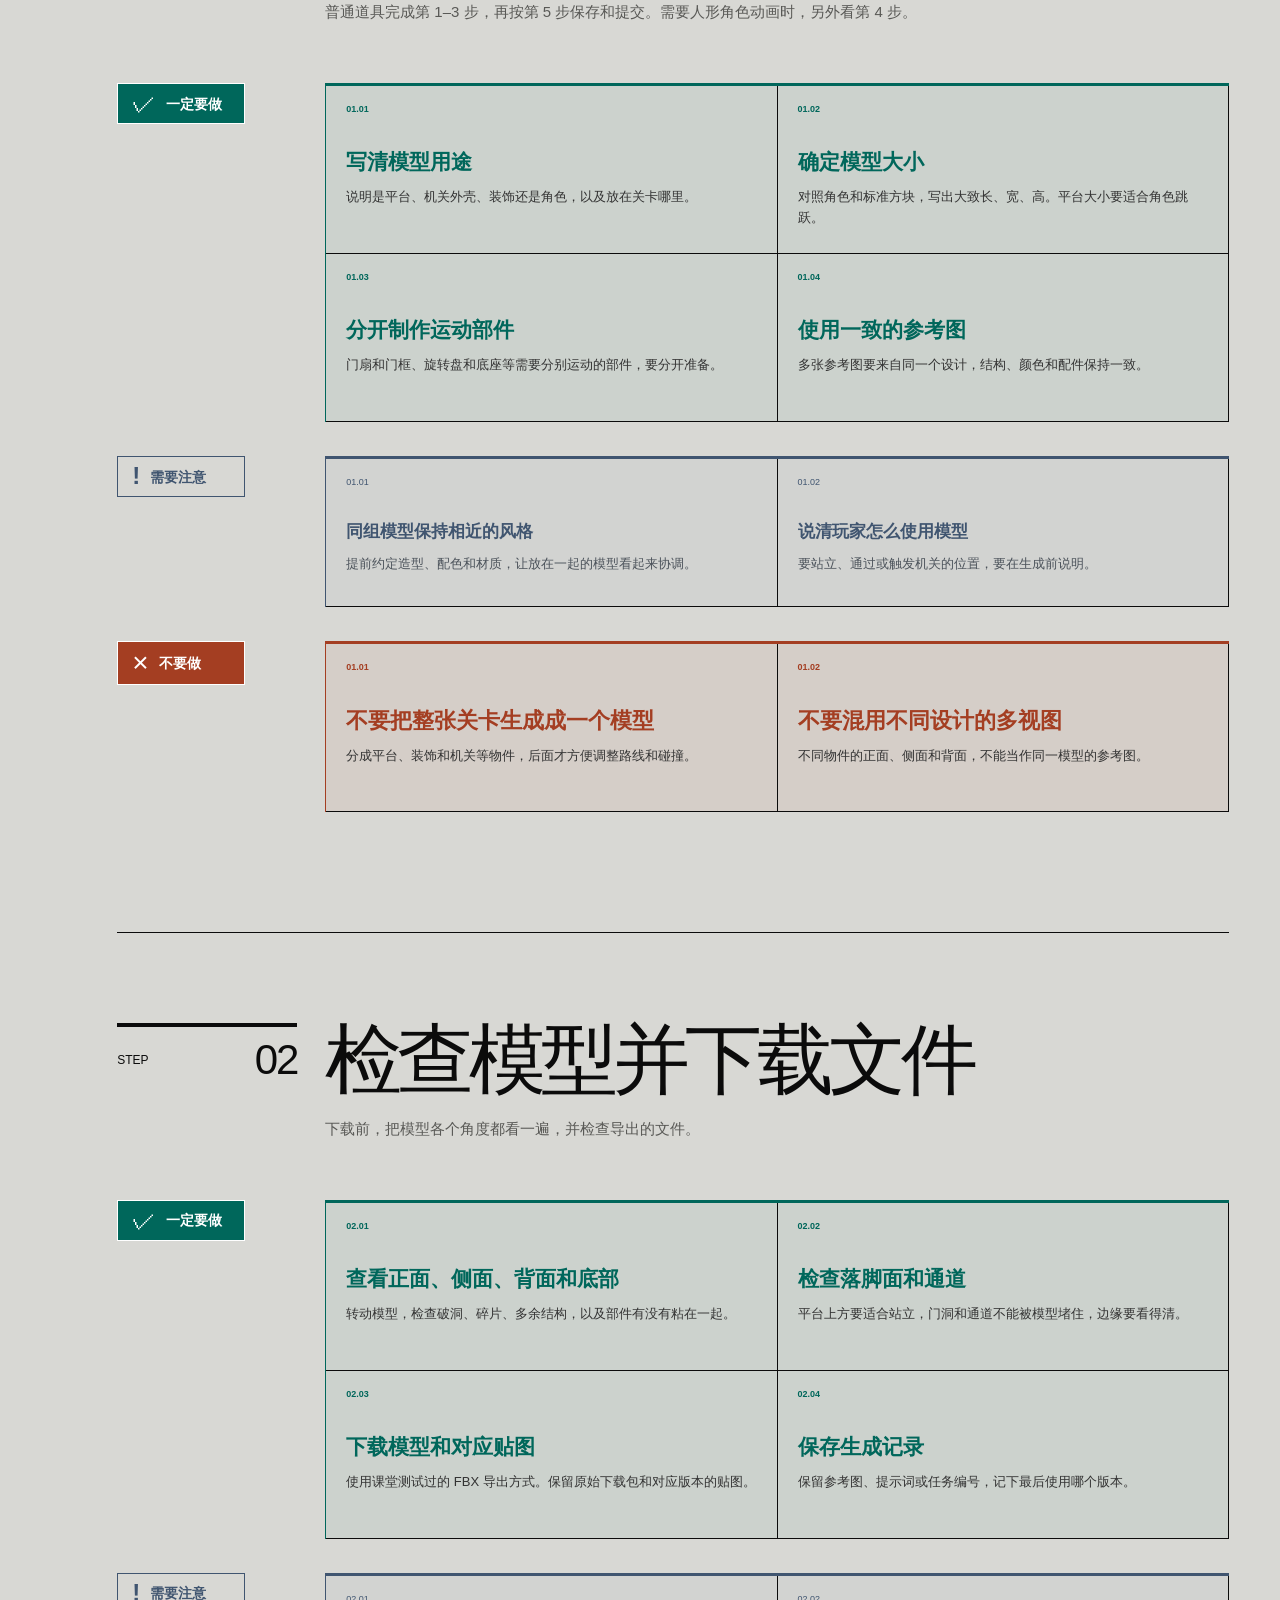
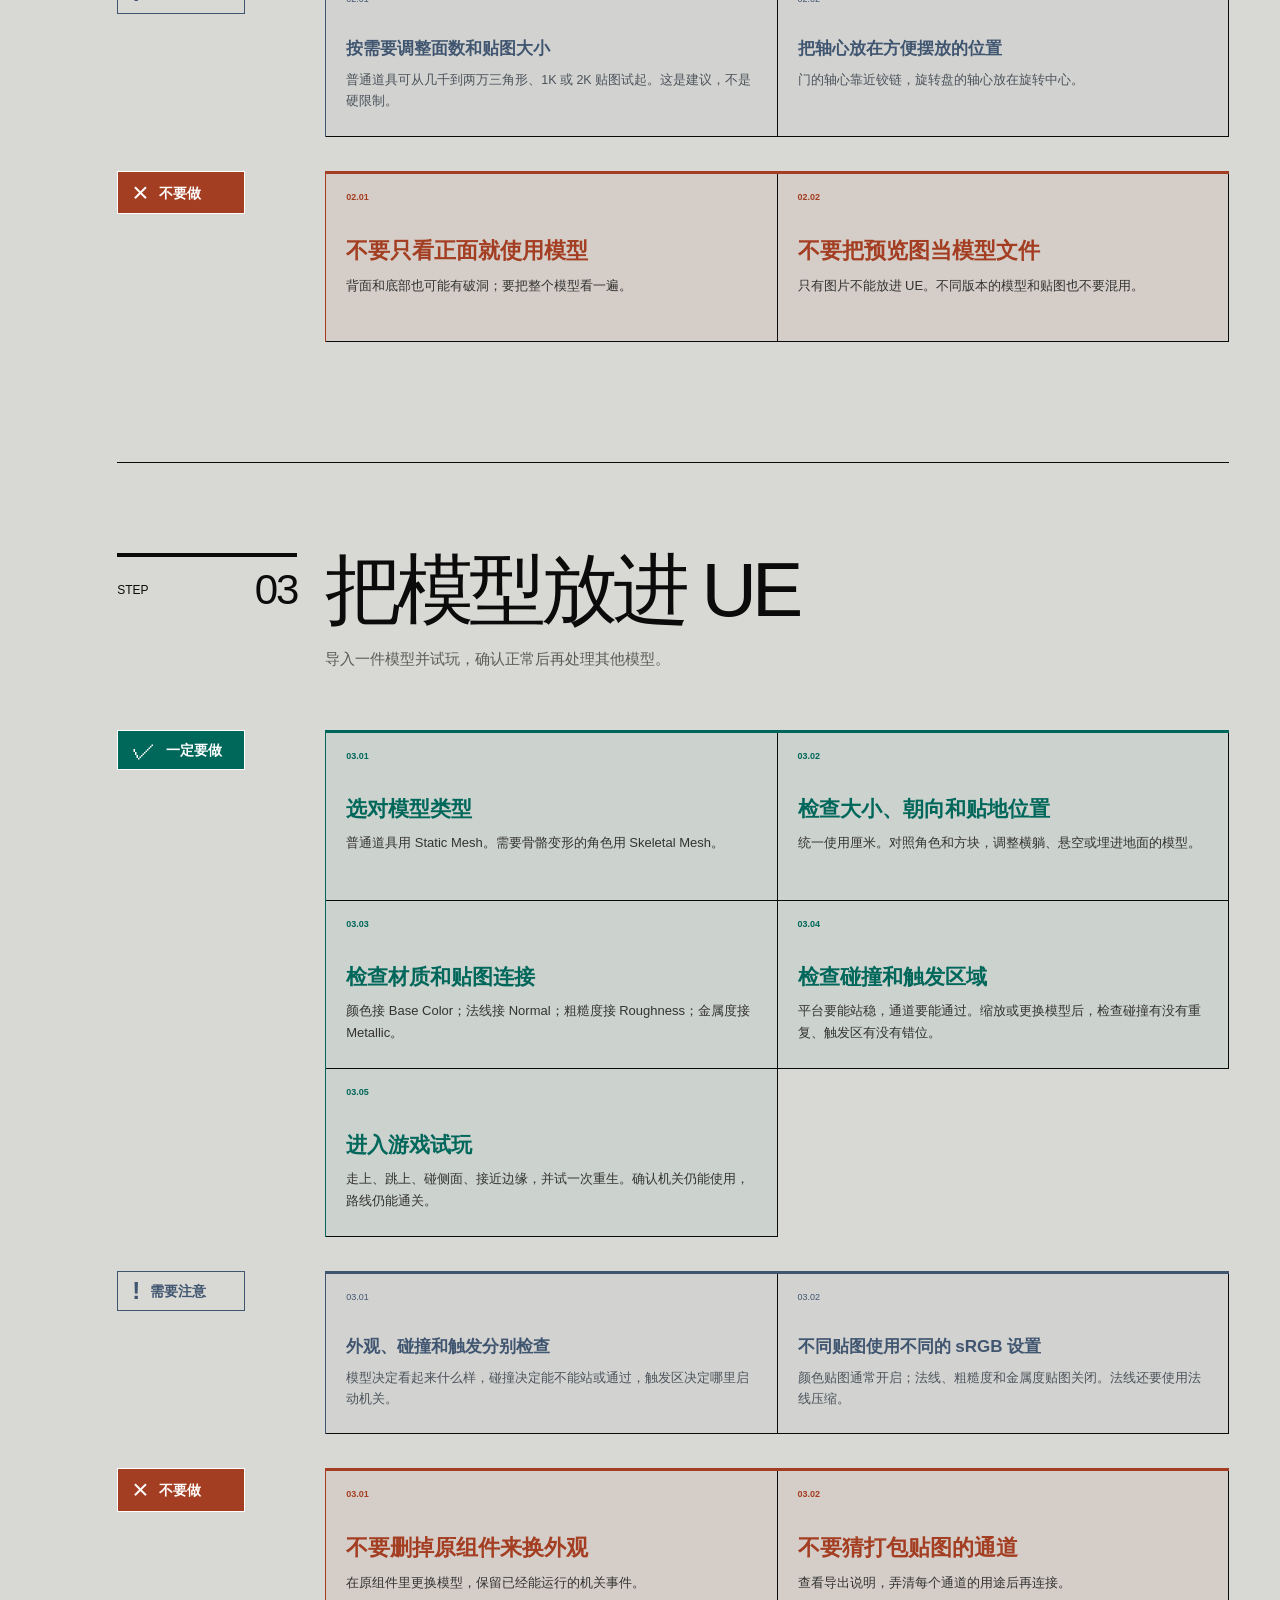
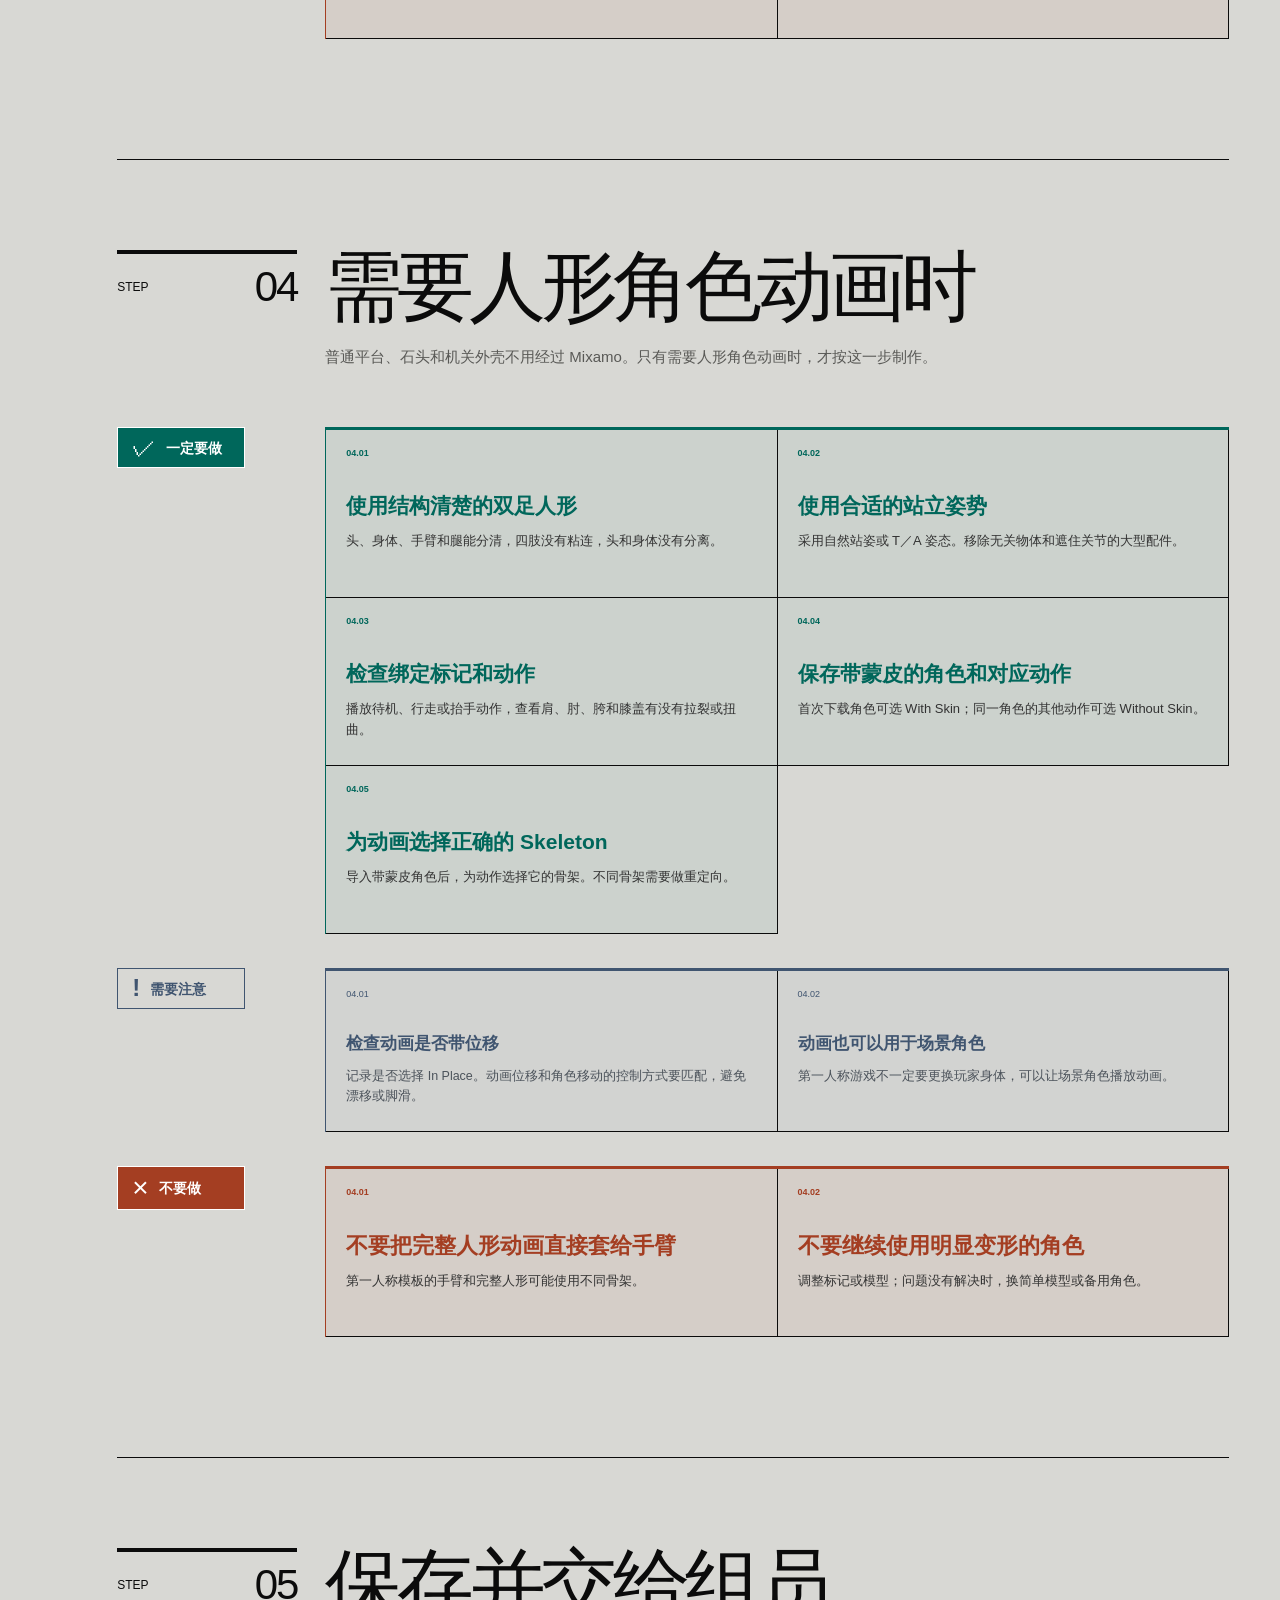
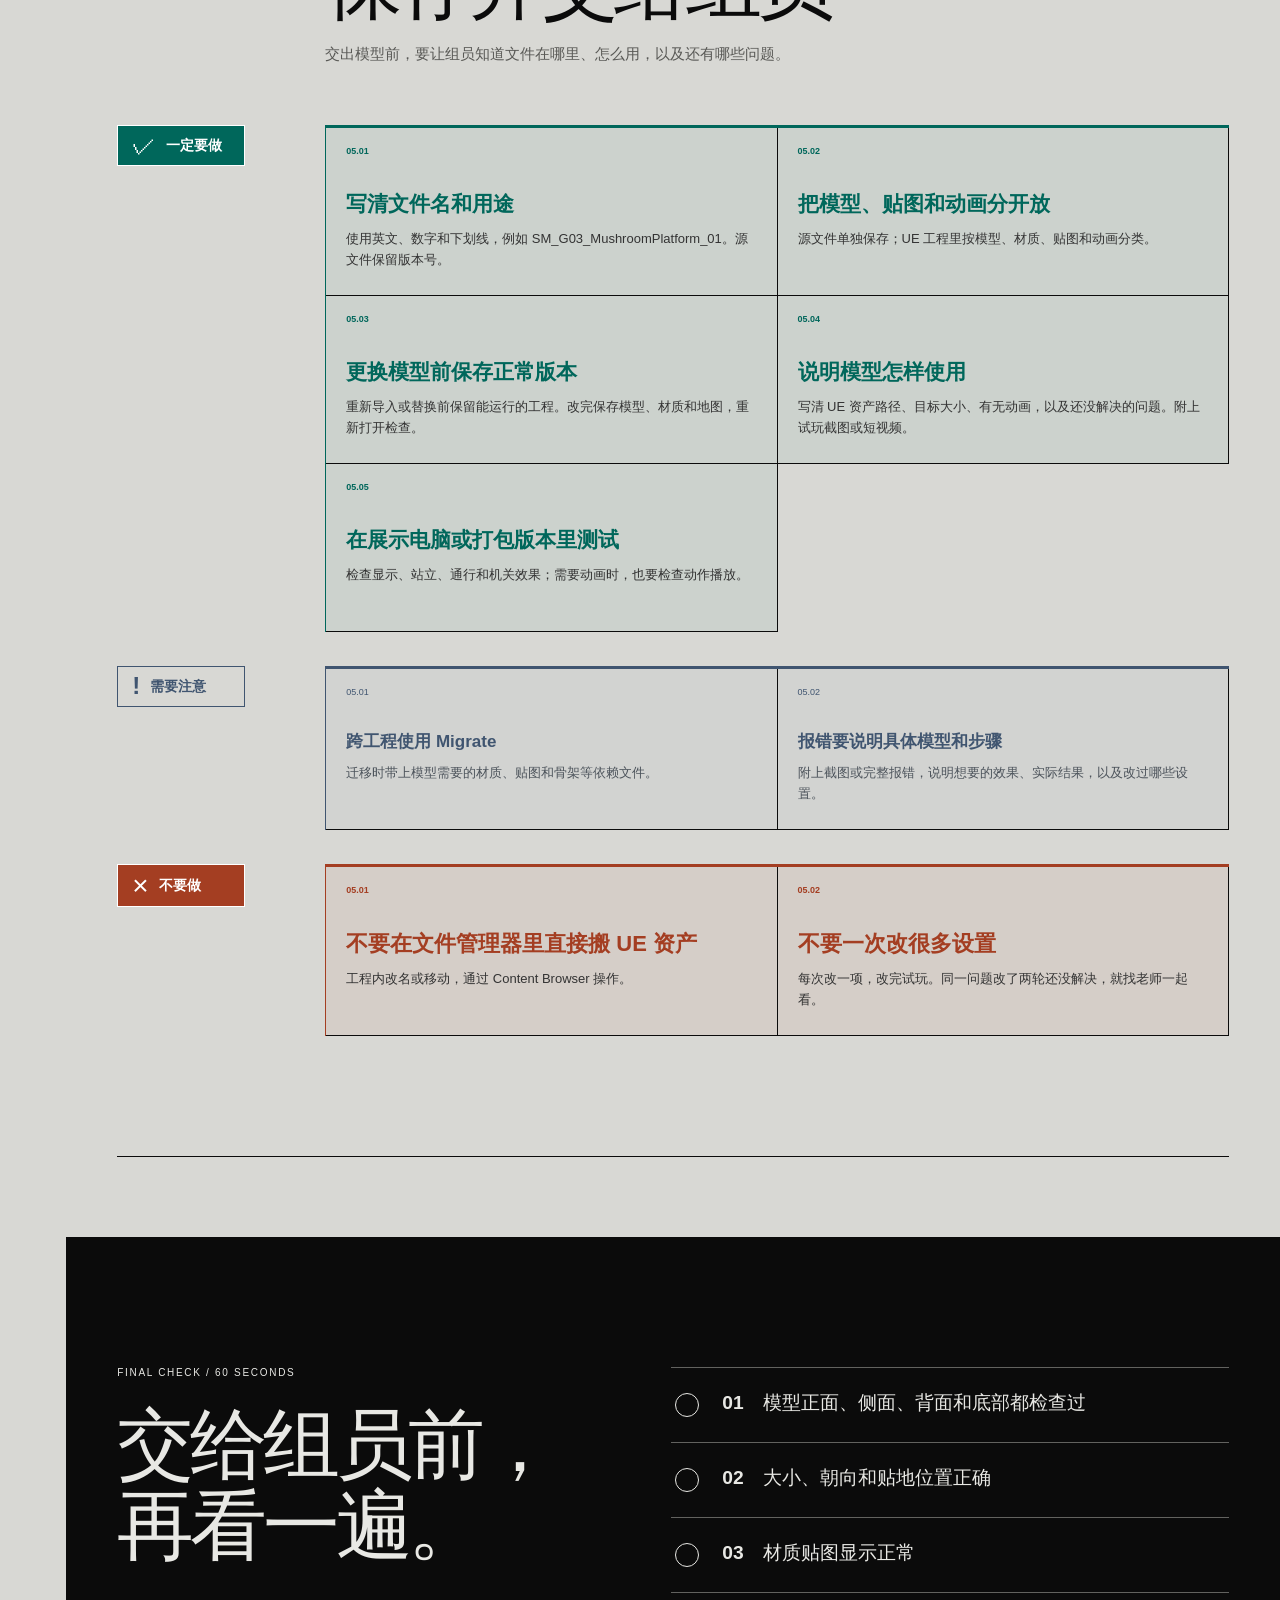
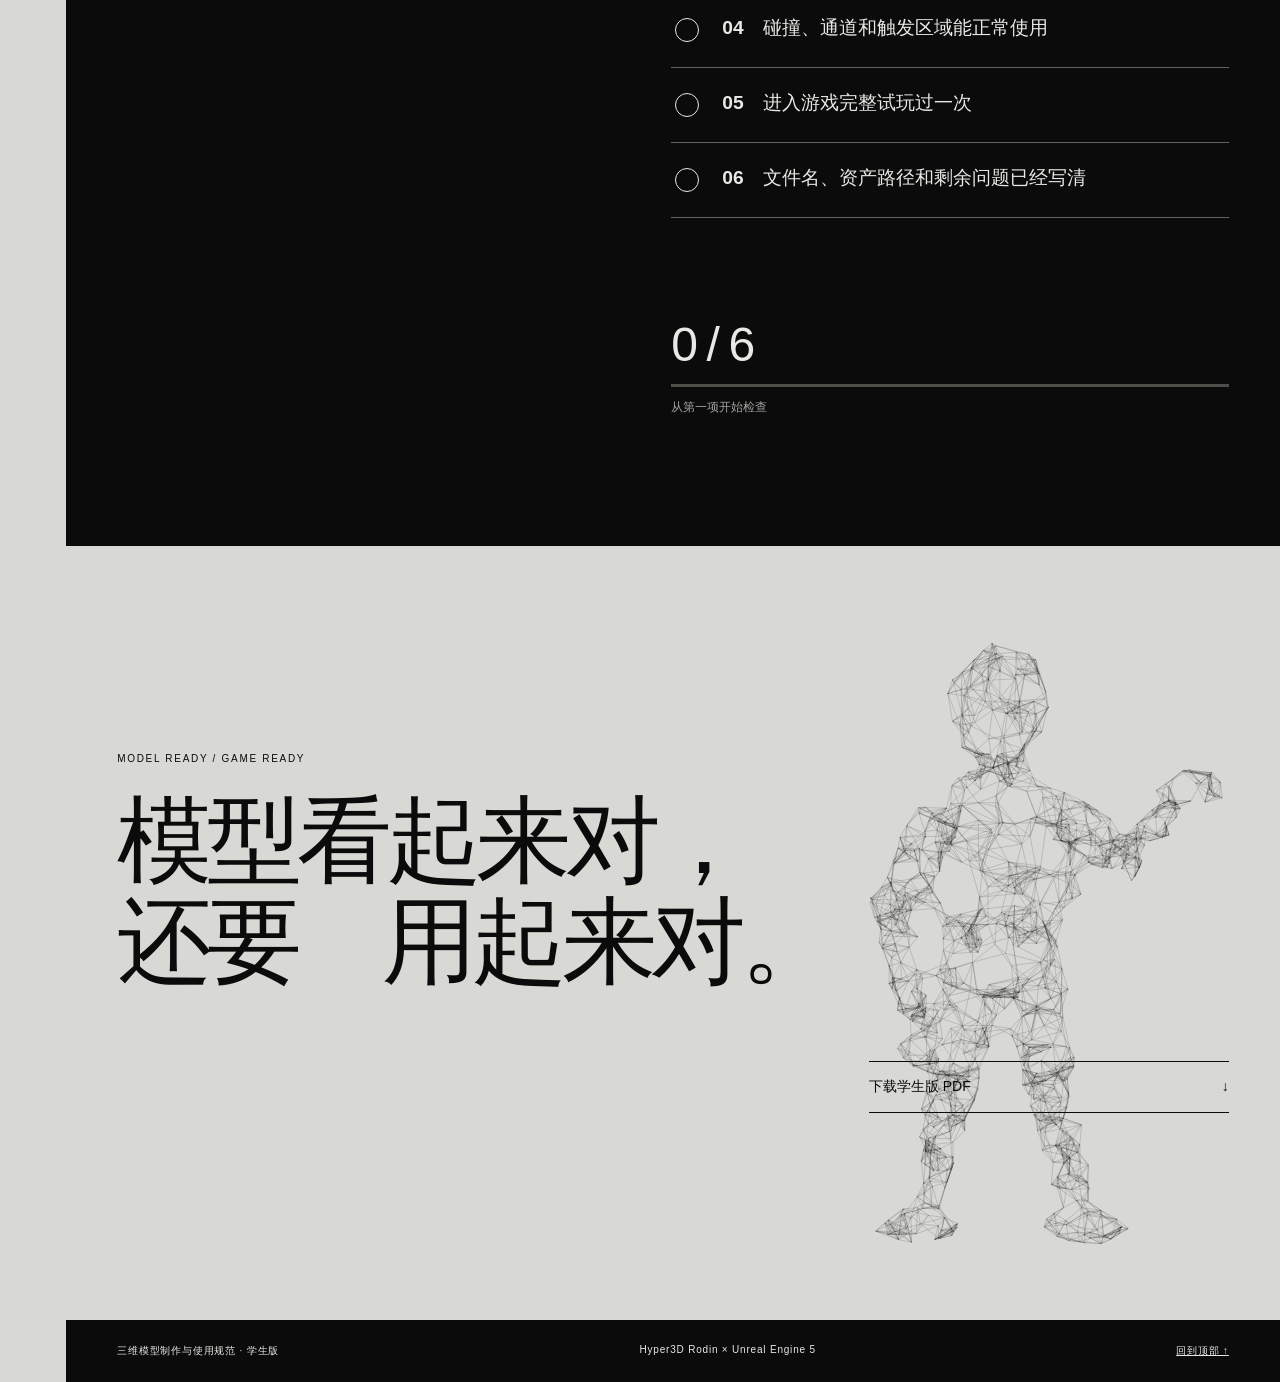
<file: 3d-asset-guide/index.html>
<!doctype html>
<html lang="zh-CN">
<head>
  <meta charset="utf-8">
  <meta name="viewport" content="width=device-width, initial-scale=1">
  <meta name="description" content="Hyper3D Rodin 与 UE5 三维模型制作与使用规范——学生版">
  <meta name="theme-color" content="#d8d8d4">
  <title>三维模型制作与使用规范｜学生版</title>
  <link rel="stylesheet" href="styles.css">
</head>
<body>
  <a class="skip-link" href="#guide">跳到操作规范</a>

  <header class="topbar">
    <a class="brand" href="#top" aria-label="返回顶部">
      <span class="brand-mark" aria-hidden="true"></span>
      <span>3D ASSET<br>STUDENT GUIDE</span>
    </a>
    <nav class="topnav" aria-label="主要导航">
      <a href="#guide">操作规范</a>
      <a href="#quick-check">提交检查</a>
      <a href="downloads/三维模型制作与使用规则_学生版.pdf" download>下载 PDF</a>
    </nav>
  </header>

  <aside class="side-rail" aria-label="章节进度">
    <span class="rail-title">INDEX</span>
    <div class="rail-progress"><span id="rail-progress"></span></div>
    <ol id="rail-nav"></ol>
  </aside>

  <main id="top">
    <section class="hero" aria-labelledby="hero-title">
      <canvas id="wireframe" aria-hidden="true"></canvas>
      <div class="hero-copy">
        <p class="eyebrow">HYPER3D RODIN → UNREAL ENGINE 5</p>
        <h1 id="hero-title">让模型<br><span>真正进入</span><br>游戏。</h1>
        <p class="hero-intro">从生成、检查、导入到提交。每一步都告诉你一定要做什么、哪里容易出错。</p>
        <a class="start-link" href="#guide">开始检查 <span aria-hidden="true">↘</span></a>
      </div>
      <div class="hero-note" aria-label="使用说明">
        <span>01—05</span>
        <p>普通道具完成 1–3，再按第 5 步提交。<br>人形角色动画另外查看第 4 步。</p>
      </div>
      <div class="accent-shape" aria-hidden="true"></div>
      <p class="scroll-cue">SCROLL TO CHECK</p>
    </section>

    <section class="guide" id="guide" aria-labelledby="guide-title">
      <div class="section-heading">
        <p class="eyebrow">FIVE STEPS / CLASSROOM EDITION</p>
        <h2 id="guide-title">五步完成<br>一件可用的模型</h2>
        <p>点选标签可以只看某一类要求。课堂上建议按顺序完成。</p>
      </div>

      <div class="filters" role="group" aria-label="筛选规则类型">
        <button class="filter is-active" type="button" data-filter="all" aria-pressed="true">全部</button>
        <button class="filter" type="button" data-filter="must" aria-pressed="false"><span></span>一定要做</button>
        <button class="filter" type="button" data-filter="notice" aria-pressed="false"><span></span>需要注意</button>
        <button class="filter" type="button" data-filter="dont" aria-pressed="false"><span></span>不要做</button>
      </div>

      <div id="steps" class="steps"></div>
    </section>

    <section class="quick-check" id="quick-check" aria-labelledby="check-title">
      <div class="check-heading">
        <p class="eyebrow">FINAL CHECK / 60 SECONDS</p>
        <h2 id="check-title">交给组员前，<br>再看一遍。</h2>
      </div>
      <div class="check-list" id="check-list"></div>
      <div class="check-status" aria-live="polite">
        <span id="check-count">0 / 6</span>
        <div class="status-bar"><span id="check-progress"></span></div>
        <p id="check-message">从第一项开始检查</p>
      </div>
    </section>

    <section class="closing" aria-labelledby="closing-title">
      <canvas id="closing-wireframe" aria-hidden="true"></canvas>
      <p class="eyebrow">MODEL READY / GAME READY</p>
      <h2 id="closing-title">模型看起来对，<br>还要<span>用起来对。</span></h2>
      <a class="download-link" href="downloads/三维模型制作与使用规则_学生版.pdf" download>
        下载学生版 PDF <span aria-hidden="true">↓</span>
      </a>
    </section>
  </main>

  <footer>
    <p>三维模型制作与使用规范 · 学生版</p>
    <p>Hyper3D Rodin × Unreal Engine 5</p>
    <a href="#top">回到顶部 ↑</a>
  </footer>

  <script src="content.js"></script>
  <script src="app.js"></script>
</body>
</html>
</file>
<file: 3d-asset-guide/styles.css>
:root {
  --paper: #d8d8d4;
  --paper-light: #e8e8e4;
  --ink: #0b0b0b;
  --muted: #595956;
  --rule: rgba(11, 11, 11, 0.2);
  --green: #43ff19;
  --must: #00675b;
  --notice: #405570;
  --dont: #a43e22;
  --side: 66px;
  --pad: clamp(22px, 4vw, 64px);
}

* { box-sizing: border-box; }
html { scroll-behavior: smooth; }
body {
  margin: 0;
  background: var(--paper);
  color: var(--ink);
  font-family: Arial, "Microsoft YaHei", "PingFang SC", sans-serif;
  -webkit-font-smoothing: antialiased;
}
a { color: inherit; }
button, input { font: inherit; }

.skip-link {
  position: fixed;
  z-index: 100;
  left: 16px;
  top: -80px;
  padding: 10px 14px;
  background: var(--ink);
  color: white;
  transition: top .2s;
}
.skip-link:focus { top: 16px; }

.topbar {
  position: fixed;
  z-index: 40;
  top: 0;
  left: var(--side);
  right: 0;
  height: 70px;
  display: flex;
  align-items: center;
  justify-content: space-between;
  padding: 0 var(--pad);
  border-bottom: 1px solid var(--rule);
  background: color-mix(in srgb, var(--paper) 88%, transparent);
  backdrop-filter: blur(10px);
}
.brand {
  display: flex;
  align-items: center;
  gap: 10px;
  font-size: 10px;
  line-height: 1.05;
  letter-spacing: .08em;
  text-decoration: none;
}
.brand-mark {
  width: 10px;
  height: 10px;
  border: 1px solid;
  border-radius: 50%;
}
.topnav { display: flex; gap: clamp(18px, 3vw, 48px); }
.topnav a {
  font-size: 13px;
  text-decoration: none;
  padding: 6px 0;
  border-bottom: 1px solid transparent;
}
.topnav a:hover, .topnav a:focus-visible { border-color: var(--ink); }

.side-rail {
  position: fixed;
  z-index: 50;
  inset: 0 auto 0 0;
  width: var(--side);
  border-right: 1px solid var(--rule);
  background: color-mix(in srgb, var(--paper) 94%, transparent);
  display: flex;
  flex-direction: column;
  align-items: center;
  padding: 20px 0;
}
.rail-title {
  writing-mode: vertical-rl;
  font-size: 9px;
  letter-spacing: .2em;
}
.rail-progress {
  position: relative;
  flex: 1;
  width: 1px;
  margin: 22px 0;
  background: var(--rule);
}
.rail-progress span {
  position: absolute;
  inset: 0 0 auto;
  display: block;
  height: 0;
  background: var(--ink);
}
.side-rail ol {
  list-style: none;
  margin: 0;
  padding: 0;
  display: grid;
  gap: 9px;
}
.side-rail a {
  display: grid;
  place-items: center;
  width: 26px;
  height: 26px;
  border-radius: 50%;
  font-size: 9px;
  text-decoration: none;
  border: 1px solid transparent;
}
.side-rail a.is-active { border-color: var(--ink); background: var(--green); }

main, footer { margin-left: var(--side); }
.hero {
  min-height: 100svh;
  position: relative;
  overflow: hidden;
  display: grid;
  align-items: center;
  padding: 100px var(--pad) 60px;
  border-bottom: 1px solid var(--rule);
}
#wireframe, #closing-wireframe {
  position: absolute;
  inset: 0;
  width: 100%;
  height: 100%;
  pointer-events: none;
}
.hero-copy { position: relative; z-index: 2; width: min(940px, 86vw); }
.eyebrow {
  margin: 0 0 26px;
  font-size: 10px;
  letter-spacing: .17em;
  text-transform: uppercase;
}
.hero h1 {
  margin: 0;
  font-size: clamp(70px, 10vw, 168px);
  font-weight: 400;
  line-height: .96;
  letter-spacing: -.06em;
}
.hero h1 span { margin-left: .74em; }
.hero-intro {
  width: min(390px, 72vw);
  margin: 36px 0 0 clamp(0px, 23vw, 280px);
  font-size: clamp(15px, 1.3vw, 20px);
  line-height: 1.55;
}
.start-link {
  display: inline-flex;
  align-items: center;
  gap: 80px;
  margin: 26px 0 0 clamp(0px, 23vw, 280px);
  padding-bottom: 7px;
  border-bottom: 1px solid;
  text-decoration: none;
  font-size: 13px;
}
.hero-note {
  position: absolute;
  z-index: 2;
  right: var(--pad);
  bottom: 38px;
  width: min(330px, 28vw);
  display: grid;
  grid-template-columns: auto 1fr;
  gap: 14px;
  font-size: 11px;
  line-height: 1.55;
}
.hero-note span { font-weight: 700; }
.hero-note p { margin: 0; }
.accent-shape {
  position: absolute;
  z-index: 1;
  left: -3vw;
  bottom: 13vh;
  width: clamp(90px, 12vw, 190px);
  height: clamp(60px, 7vw, 108px);
  background: var(--green);
  clip-path: polygon(0 28%, 58% 0, 100% 46%, 18% 34%, 0 100%);
}
.scroll-cue {
  position: absolute;
  right: 10px;
  top: 50%;
  writing-mode: vertical-rl;
  font-size: 8px;
  letter-spacing: .18em;
}

.guide { padding: 130px var(--pad) 80px; scroll-margin-top: 70px; }
.section-heading {
  display: grid;
  grid-template-columns: minmax(220px, 1fr) 2fr;
  gap: 30px;
  align-items: end;
  margin-bottom: 70px;
}
.section-heading .eyebrow { align-self: start; }
.section-heading h2,
.check-heading h2,
.closing h2 {
  margin: 0;
  font-size: clamp(52px, 7.4vw, 118px);
  font-weight: 400;
  letter-spacing: -.055em;
  line-height: 1.06;
}
.section-heading > p:last-child {
  grid-column: 2;
  max-width: 430px;
  margin: 0;
  font-size: 14px;
  line-height: 1.6;
}
.filters {
  position: sticky;
  z-index: 20;
  top: 70px;
  display: flex;
  gap: 7px;
  padding: 12px 0;
  background: var(--paper);
  border-top: 1px solid var(--rule);
  border-bottom: 1px solid var(--rule);
}
.filter {
  border: 1px solid var(--ink);
  background: transparent;
  border-radius: 100px;
  padding: 9px 15px;
  cursor: pointer;
  font-size: 12px;
}
.filter span {
  display: inline-block;
  width: 7px;
  height: 7px;
  margin-right: 7px;
  border-radius: 50%;
  background: currentColor;
}
.filter[data-filter="must"] { color: var(--must); }
.filter[data-filter="notice"] { color: var(--notice); }
.filter[data-filter="dont"] { color: var(--dont); }
.filter.is-active { background: var(--ink); color: white; }
.filter:focus-visible { outline: 3px solid var(--green); outline-offset: 2px; }

.step {
  scroll-margin-top: 130px;
  padding: 90px 0 120px;
  border-bottom: 1px solid var(--ink);
}
.step-head {
  display: grid;
  grid-template-columns: 180px minmax(0, 1fr);
  gap: 28px;
  margin-bottom: 58px;
}
.step-number {
  display: flex;
  align-items: center;
  justify-content: space-between;
  height: fit-content;
  padding-top: 9px;
  border-top: 4px solid;
  font-size: 12px;
}
.step-number strong { font-size: 42px; font-weight: 400; letter-spacing: -.05em; }
.step-title h3 {
  margin: 0;
  font-size: clamp(42px, 6vw, 92px);
  font-weight: 400;
  letter-spacing: -.065em;
  line-height: .94;
}
.step-title p {
  max-width: 650px;
  margin: 22px 0 0;
  color: var(--muted);
  font-size: 15px;
  line-height: 1.65;
}
.rules { display: grid; gap: 34px; }
.rule-group {
  display: grid;
  grid-template-columns: 180px minmax(0, 1fr);
  gap: 28px;
}
.group-label {
  margin: 0;
  width: fit-content;
  min-width: 128px;
  height: fit-content;
  display: flex;
  align-items: center;
  gap: 10px;
  padding: 11px 14px;
  border: 1px solid currentColor;
  font-size: 14px;
  font-weight: 700;
  line-height: 1;
}
.group-label::before {
  font-size: 24px;
  font-weight: 400;
  line-height: .7;
}
.rule-group[data-kind="must"] { color: var(--must); }
.rule-group[data-kind="notice"] { color: var(--notice); }
.rule-group[data-kind="dont"] { color: var(--dont); }
.rule-group[data-kind="must"] .group-label {
  background: var(--must);
  color: white;
}
.rule-group[data-kind="must"] .group-label::before { content: "✓"; }
.rule-group[data-kind="notice"] .group-label::before { content: "!"; font-weight: 800; }
.rule-group[data-kind="dont"] .group-label {
  background: var(--dont);
  color: white;
}
.rule-group[data-kind="dont"] .group-label::before { content: "×"; font-size: 28px; }
.rule-cards {
  display: grid;
  grid-template-columns: repeat(2, minmax(0, 1fr));
  border-top: 3px solid currentColor;
  border-left: 1px solid currentColor;
}
.rule-card {
  min-height: 168px;
  padding: 18px 20px 24px;
  border-right: 1px solid currentColor;
  border-bottom: 1px solid currentColor;
  color: var(--ink);
  transition: background .2s, transform .2s;
}
.rule-card:hover { background: var(--paper-light); transform: translateY(-2px); }
.rule-card span {
  display: block;
  margin-bottom: 34px;
  font-size: 9px;
  color: var(--muted);
}
.rule-card h4 { margin: 0 0 10px; font-size: 18px; line-height: 1.32; }
.rule-card p { margin: 0; font-size: 13px; line-height: 1.65; color: #333; }
.rule-group[data-kind="must"] .rule-card { background: rgba(0, 103, 91, .055); }
.rule-group[data-kind="must"] .rule-card h4 {
  color: var(--must);
  font-size: 21px;
  font-weight: 750;
}
.rule-group[data-kind="must"] .rule-card span { color: var(--must); font-weight: 700; }
.rule-group[data-kind="notice"] .rule-card { background: rgba(64, 85, 112, .035); min-height: 148px; }
.rule-group[data-kind="notice"] .rule-card h4 {
  color: var(--notice);
  font-size: 17px;
  font-weight: 600;
}
.rule-group[data-kind="notice"] .rule-card p { color: #4c535b; font-size: 12.5px; }
.rule-group[data-kind="notice"] .rule-card span { color: var(--notice); }
.rule-group[data-kind="dont"] .rule-card { background: rgba(164, 62, 34, .065); }
.rule-group[data-kind="dont"] .rule-card h4 {
  color: var(--dont);
  font-size: 22px;
  font-weight: 800;
}
.rule-group[data-kind="dont"] .rule-card span { color: var(--dont); font-weight: 800; }
.rule-group[hidden] { display: none; }

.quick-check {
  scroll-margin-top: 70px;
  display: grid;
  grid-template-columns: 1fr 1.2fr;
  gap: clamp(30px, 7vw, 120px);
  padding: 130px var(--pad);
  background: var(--ink);
  color: var(--paper-light);
}
.check-heading { position: sticky; top: 120px; align-self: start; }
.check-heading h2 { font-size: clamp(52px, 6vw, 92px); }
.check-list { border-top: 1px solid #62625f; }
.check-item {
  display: grid;
  grid-template-columns: 36px 1fr;
  gap: 15px;
  align-items: start;
  padding: 22px 0;
  border-bottom: 1px solid #62625f;
  cursor: pointer;
}
.check-item input {
  appearance: none;
  width: 24px;
  height: 24px;
  border: 1px solid var(--paper-light);
  border-radius: 50%;
  cursor: pointer;
}
.check-item input:checked { background: var(--green); box-shadow: inset 0 0 0 6px var(--ink); }
.check-item input:focus-visible { outline: 3px solid var(--green); outline-offset: 3px; }
.check-item span { font-size: clamp(17px, 1.5vw, 23px); line-height: 1.35; }
.check-item:has(input:checked) span { color: #8a8a85; text-decoration: line-through; }
.check-status { grid-column: 2; margin-top: 10px; }
.check-status > span { font-size: 48px; letter-spacing: -.05em; }
.status-bar { width: 100%; height: 3px; margin: 12px 0; background: #4d4d49; }
.status-bar span { display: block; width: 0; height: 100%; background: var(--green); transition: width .25s; }
.check-status p { margin: 0; color: #a2a29d; font-size: 12px; }

.closing {
  position: relative;
  min-height: 86svh;
  overflow: hidden;
  padding: 130px var(--pad);
  display: flex;
  flex-direction: column;
  justify-content: center;
}
.closing > *:not(canvas) { position: relative; z-index: 2; }
.closing h2 { max-width: 1040px; }
.closing h2 span { margin-left: .9em; }
.download-link {
  align-self: flex-end;
  min-width: min(360px, 90%);
  display: flex;
  justify-content: space-between;
  margin-top: 70px;
  padding: 16px 0;
  border-top: 1px solid;
  border-bottom: 1px solid;
  text-decoration: none;
  font-size: 14px;
}
.download-link:hover { background: var(--green); }

footer {
  display: flex;
  justify-content: space-between;
  gap: 20px;
  padding: 24px var(--pad);
  background: var(--ink);
  color: var(--paper-light);
  font-size: 10px;
  letter-spacing: .08em;
}
footer p { margin: 0; }

@media (max-width: 800px) {
  :root { --side: 0px; --pad: 20px; }
  .side-rail { display: none; }
  .topbar { left: 0; height: 58px; }
  .brand { font-size: 8px; }
  .topnav a:not(:last-child) { display: none; }
  main, footer { margin-left: 0; }
  .hero { padding-top: 90px; align-items: start; }
  .hero-copy { width: 100%; }
  .hero h1 { font-size: clamp(62px, 21vw, 102px); line-height: .99; letter-spacing: -.055em; }
  .hero h1 span { margin-left: .2em; }
  .hero-intro, .start-link { margin-left: 0; }
  .hero-note { left: 20px; right: auto; width: calc(100% - 40px); bottom: 28px; }
  .accent-shape { bottom: 25vh; }
  .section-heading { grid-template-columns: 1fr; }
  .section-heading > p:last-child { grid-column: 1; }
  .filters { top: 58px; overflow-x: auto; scrollbar-width: none; }
  .guide, .quick-check { scroll-margin-top: 58px; }
  .filter { flex: 0 0 auto; }
  .step { padding: 64px 0 82px; }
  .step-head, .rule-group { grid-template-columns: 1fr; gap: 18px; }
  .step-number { width: 120px; }
  .rule-cards { grid-template-columns: 1fr; }
  .rule-card { min-height: 0; }
  .group-label { min-width: 0; }
  .quick-check { grid-template-columns: 1fr; padding-top: 90px; }
  .check-heading { position: static; }
  .check-status { grid-column: 1; }
  .closing { min-height: 70svh; }
  .closing h2 span { margin-left: .25em; }
  footer { flex-direction: column; }
}

@media (prefers-reduced-motion: reduce) {
  html { scroll-behavior: auto; }
  *, *::before, *::after { animation-duration: .01ms !important; transition-duration: .01ms !important; }
}
</file>
